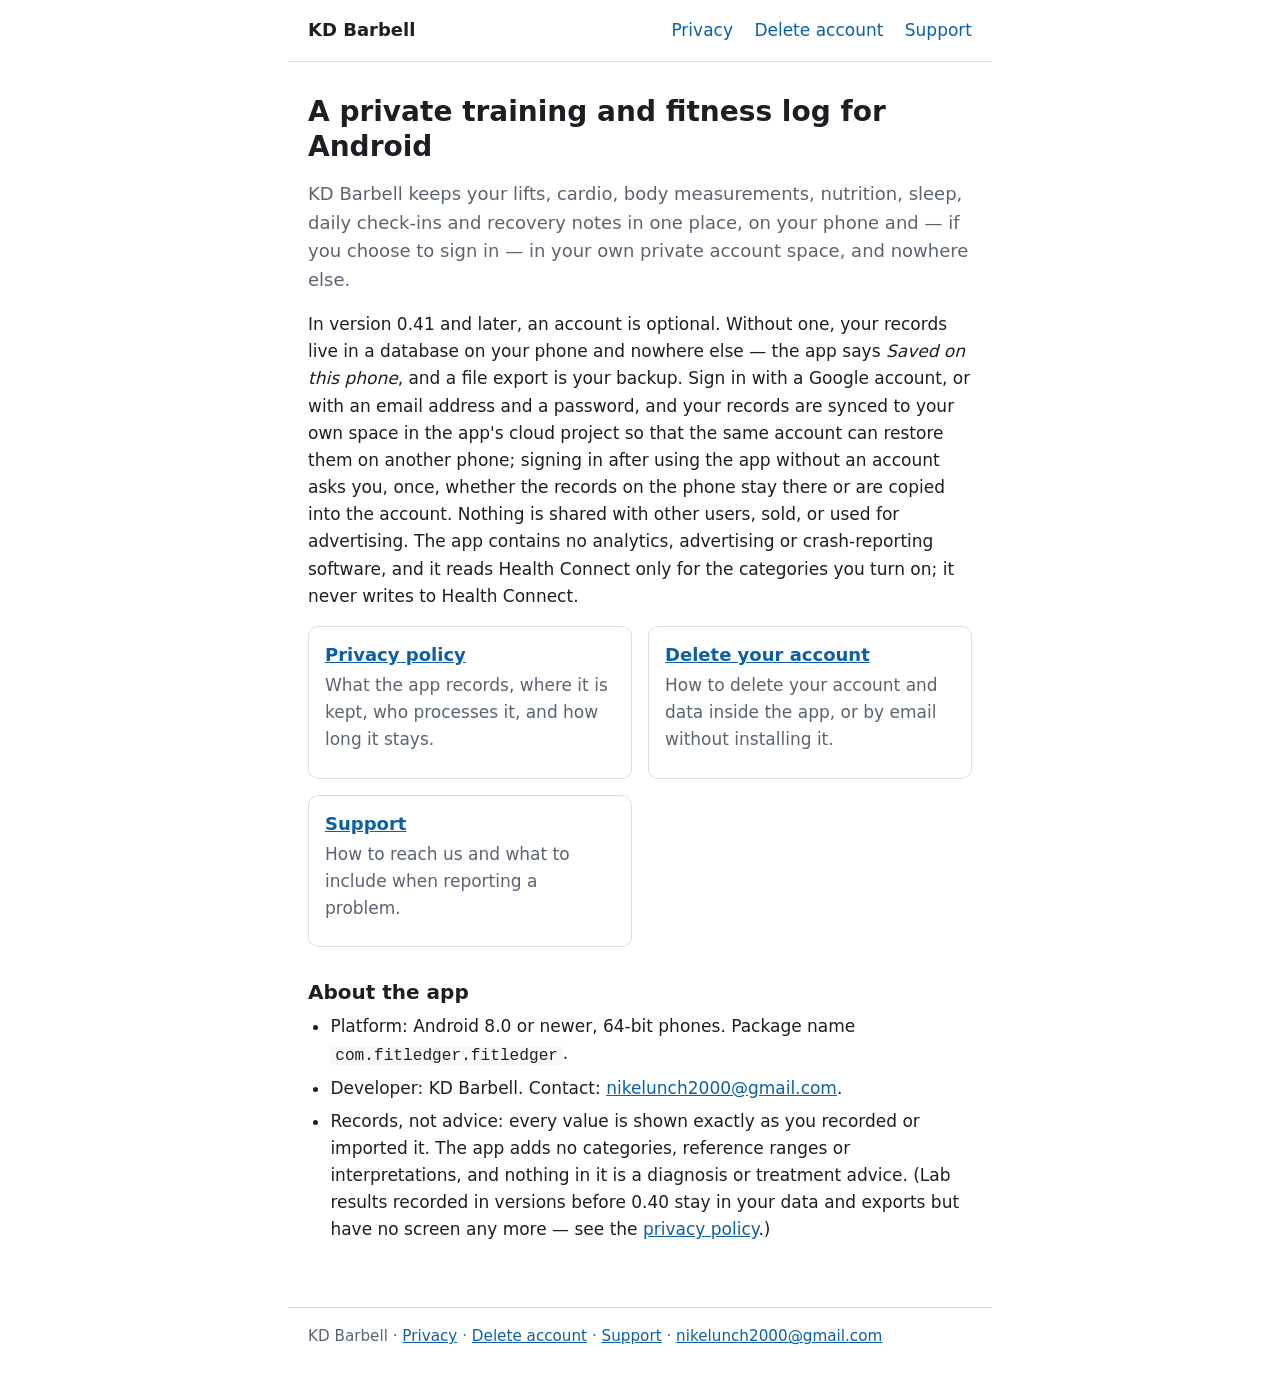
<file: index.html>
<!DOCTYPE html>
<html lang="en">
<head>
  <meta charset="utf-8">
  <meta name="viewport" content="width=device-width, initial-scale=1">
  <title>KD Barbell — a private training and fitness log for Android</title>
  <meta name="description" content="KD Barbell is a personal training and fitness log for Android. Privacy policy, account deletion and support.">
  <link rel="stylesheet" href="styles.css">
  <link rel="icon" href="favicon.svg" type="image/svg+xml">
</head>
<body>
  <header class="site">
    <a class="brand" href="index.html">KD Barbell</a>
    <nav aria-label="Site">
      <a href="privacy.html">Privacy</a>
      <a href="delete-account.html">Delete account</a>
      <a href="support.html">Support</a>
    </nav>
  </header>

  <main>
    <h1>A private training and fitness log for Android</h1>
    <p class="lead">KD Barbell keeps your lifts, cardio, body measurements, nutrition, sleep, daily check-ins and recovery notes in one place, on your phone and — if you choose to sign in — in your own private account space, and nowhere else.</p>

    <p>In version 0.41 and later, an account is optional. Without one, your records live in a database on your phone and nowhere else — the app says <em>Saved on this phone</em>, and a file export is your backup. Sign in with a Google account, or with an email address and a password, and your records are synced to your own space in the app's cloud project so that the same account can restore them on another phone; signing in after using the app without an account asks you, once, whether the records on the phone stay there or are copied into the account. Nothing is shared with other users, sold, or used for advertising. The app contains no analytics, advertising or crash-reporting software, and it reads Health Connect only for the categories you turn on; it never writes to Health Connect.</p>

    <ul class="cards">
      <li>
        <h2><a href="privacy.html">Privacy policy</a></h2>
        <p>What the app records, where it is kept, who processes it, and how long it stays.</p>
      </li>
      <li>
        <h2><a href="delete-account.html">Delete your account</a></h2>
        <p>How to delete your account and data inside the app, or by email without installing it.</p>
      </li>
      <li>
        <h2><a href="support.html">Support</a></h2>
        <p>How to reach us and what to include when reporting a problem.</p>
      </li>
    </ul>

    <h2>About the app</h2>
    <ul>
      <li>Platform: Android 8.0 or newer, 64-bit phones. Package name <code>com.fitledger.fitledger</code>.</li>
      <li>Developer: KD Barbell. Contact: <a href="mailto:nikelunch2000@gmail.com">nikelunch2000@gmail.com</a>.</li>
      <li>Records, not advice: every value is shown exactly as you recorded or imported it. The app adds no categories, reference ranges or interpretations, and nothing in it is a diagnosis or treatment advice. (Lab results recorded in versions before 0.40 stay in your data and exports but have no screen any more — see the <a href="privacy.html#legacy">privacy policy</a>.)</li>
    </ul>
  </main>

  <footer class="site">
    <p>KD Barbell · <a href="privacy.html">Privacy</a> · <a href="delete-account.html">Delete account</a> · <a href="support.html">Support</a> · <a href="mailto:nikelunch2000@gmail.com">nikelunch2000@gmail.com</a></p>
  </footer>
</body>
</html>
</file>
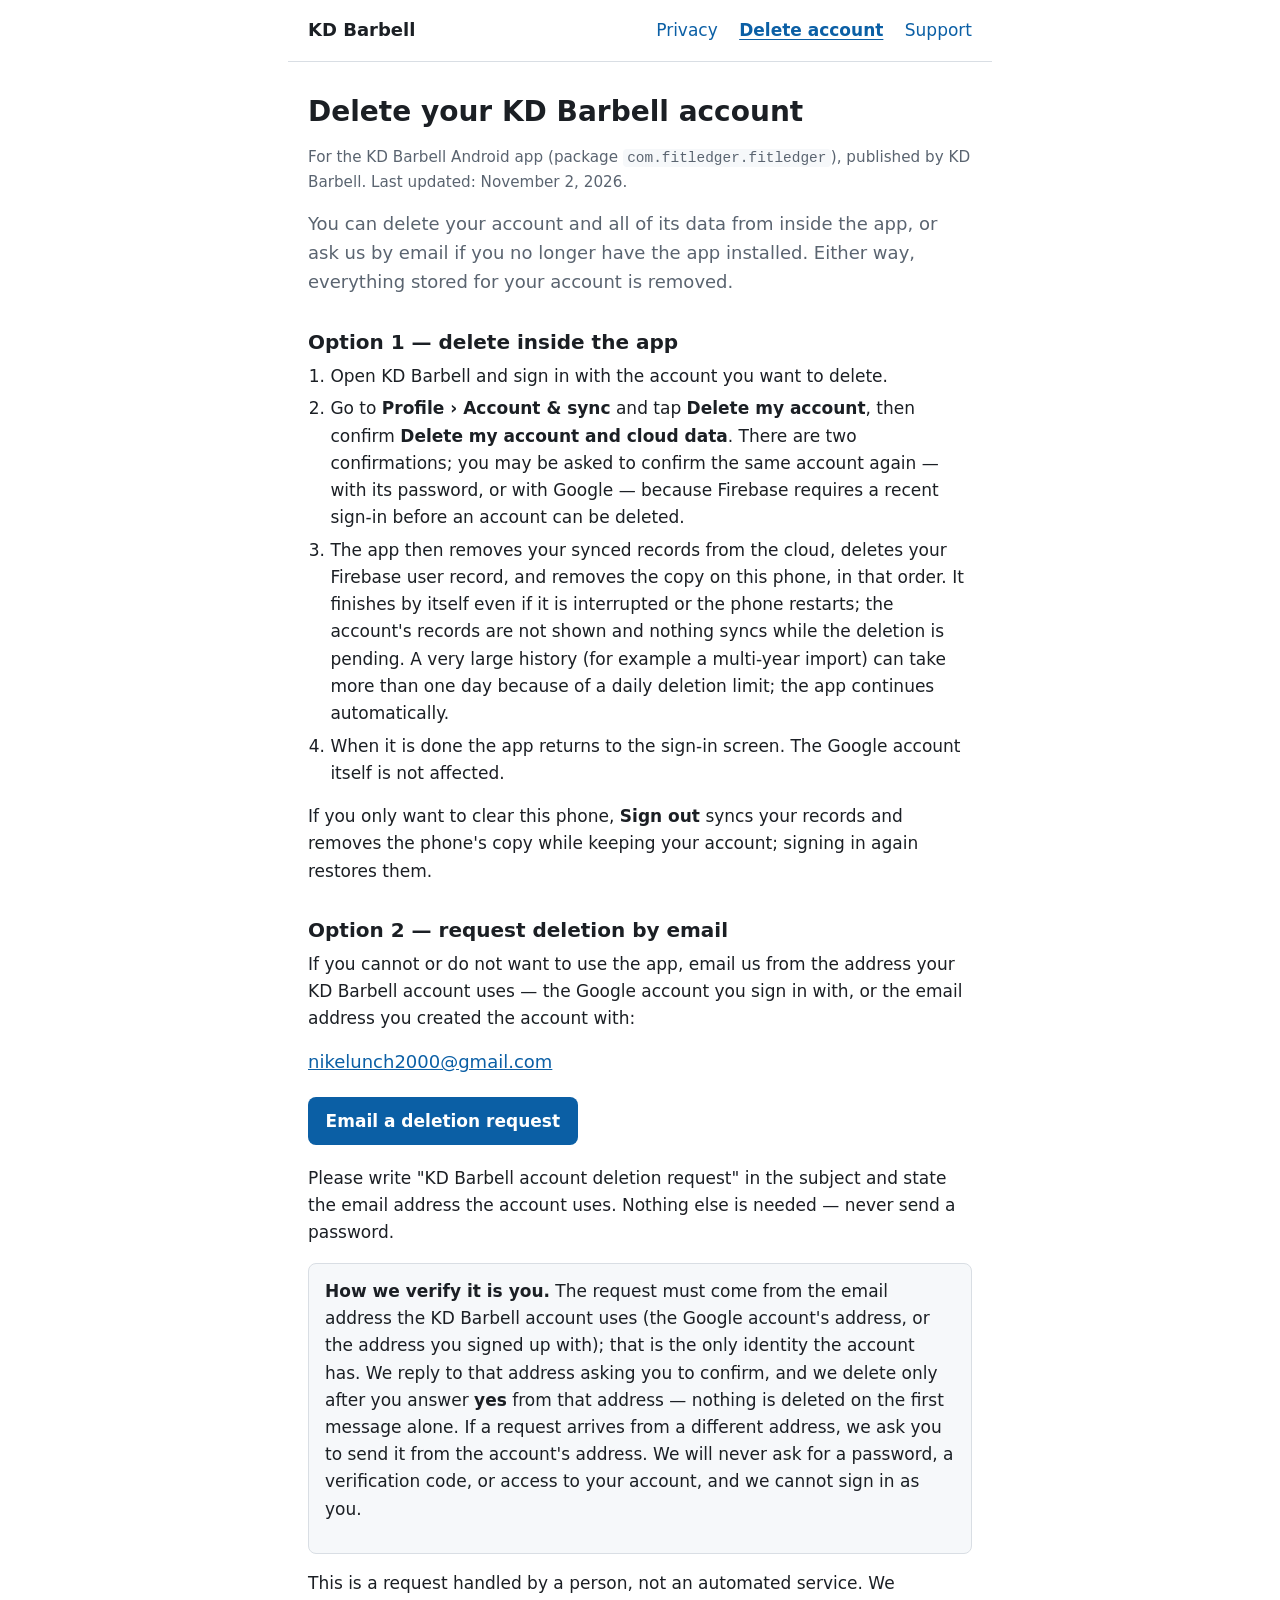
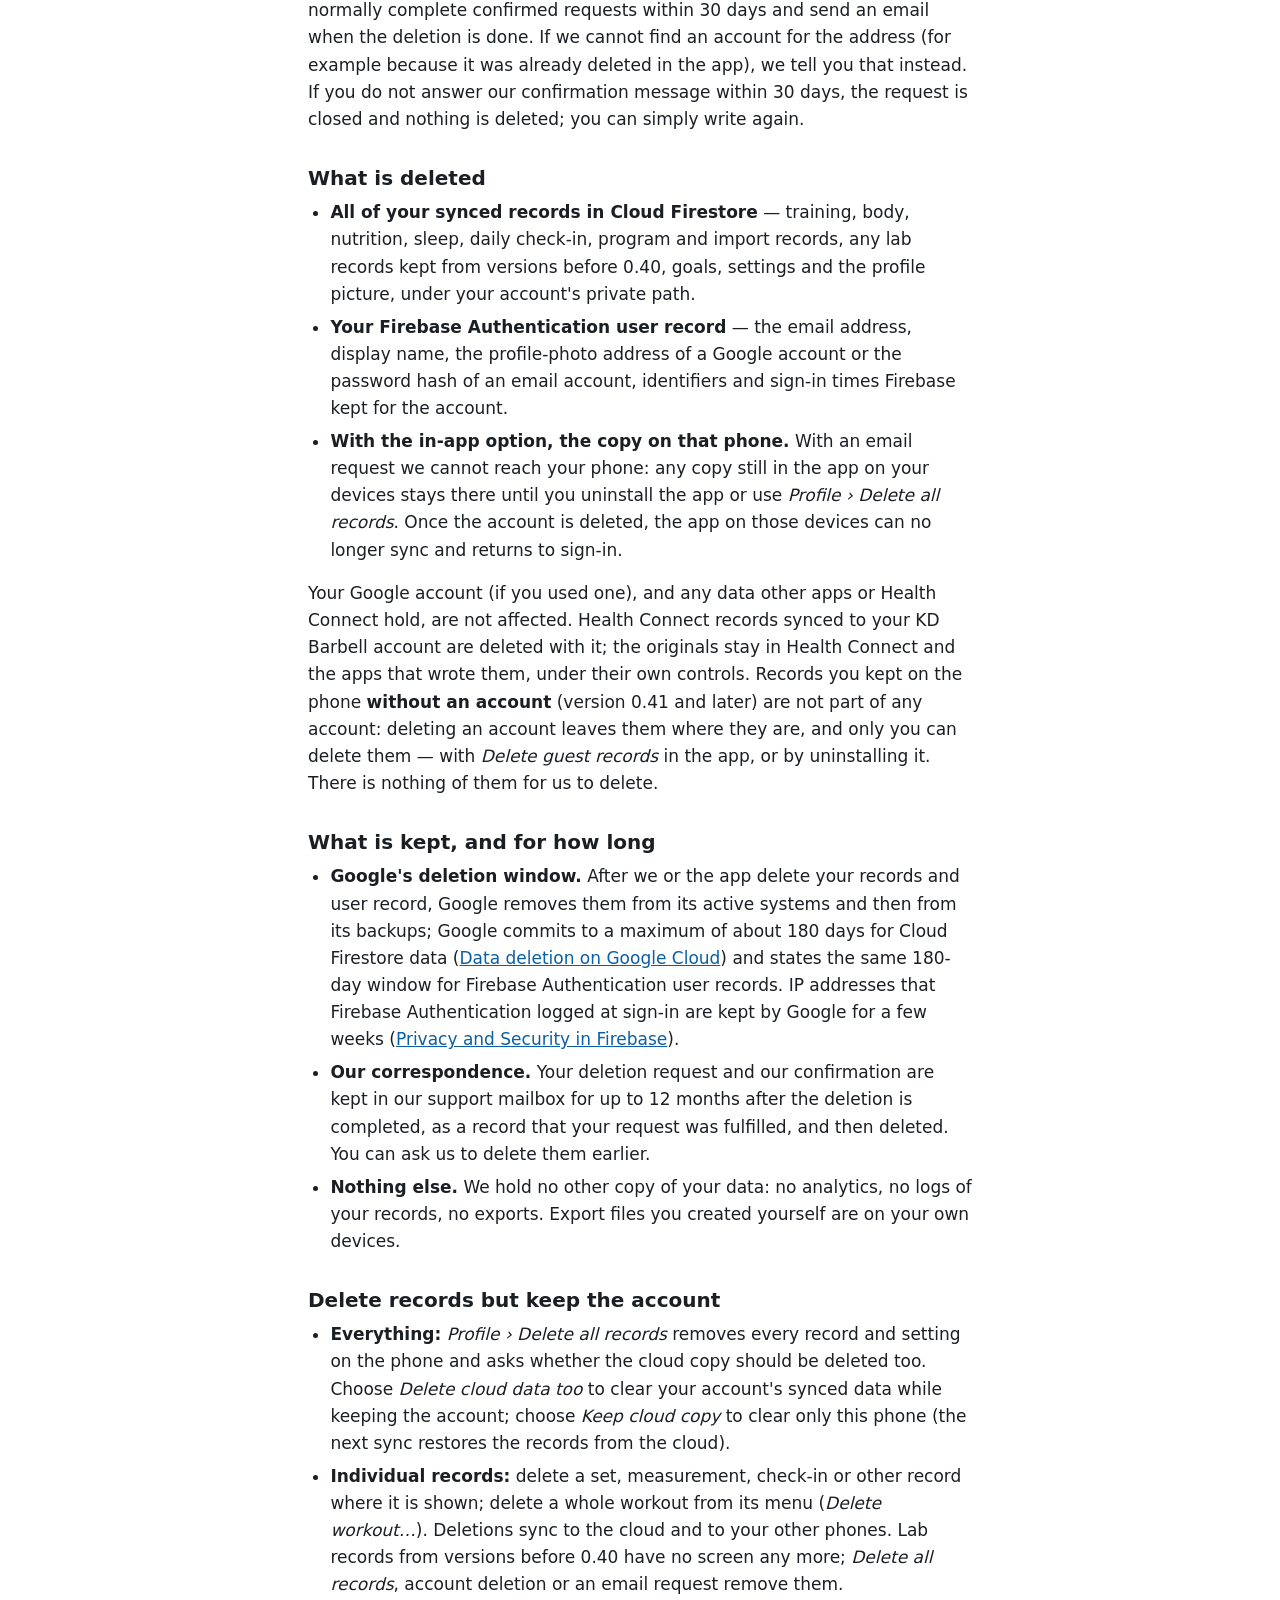
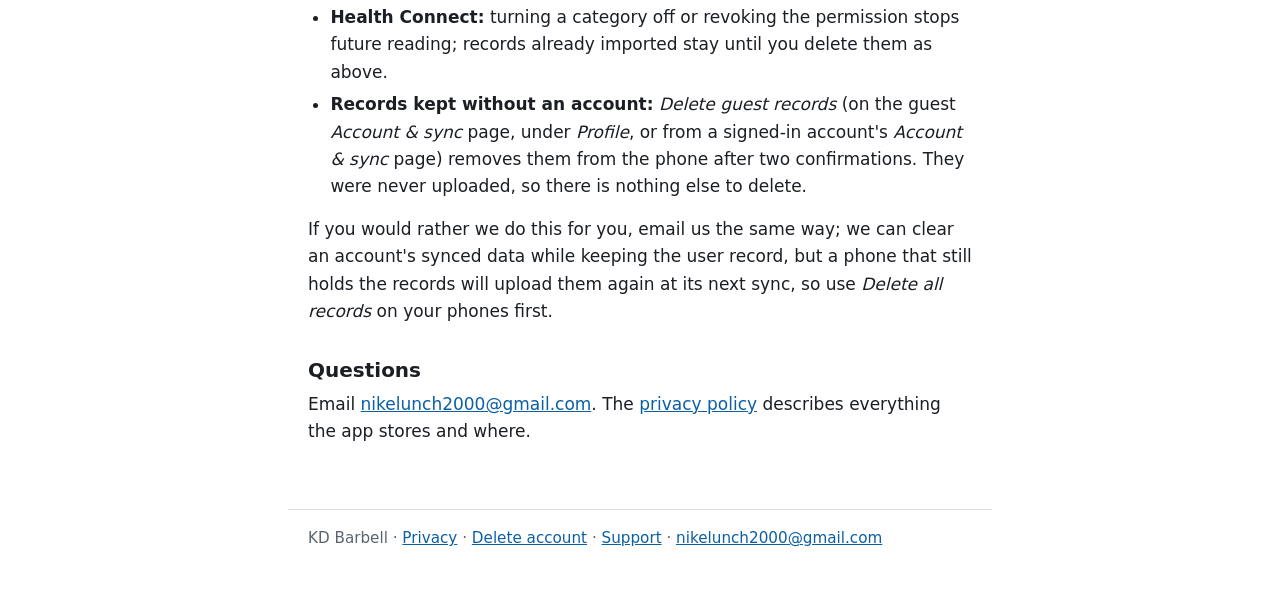
<file: delete-account.html>
<!DOCTYPE html>
<html lang="en">
<head>
  <meta charset="utf-8">
  <meta name="viewport" content="width=device-width, initial-scale=1">
  <title>Delete your KD Barbell account</title>
  <meta name="description" content="How to delete your KD Barbell account and data: inside the Android app, or by email without installing the app.">
  <link rel="stylesheet" href="styles.css">
  <link rel="icon" href="favicon.svg" type="image/svg+xml">
</head>
<body>
  <header class="site">
    <a class="brand" href="index.html">KD Barbell</a>
    <nav aria-label="Site">
      <a href="privacy.html">Privacy</a>
      <a href="delete-account.html" aria-current="page">Delete account</a>
      <a href="support.html">Support</a>
    </nav>
  </header>

  <main>
    <h1>Delete your KD Barbell account</h1>
    <p class="meta">For the KD Barbell Android app (package <code>com.fitledger.fitledger</code>), published by KD Barbell. Last updated: November 2, 2026.</p>

    <p class="lead">You can delete your account and all of its data from inside the app, or ask us by email if you no longer have the app installed. Either way, everything stored for your account is removed.</p>

    <h2 id="in-app">Option 1 — delete inside the app</h2>
    <ol>
      <li>Open KD Barbell and sign in with the account you want to delete.</li>
      <li>Go to <strong>Profile › Account &amp; sync</strong> and tap <strong>Delete my account</strong>, then confirm <strong>Delete my account and cloud data</strong>. There are two confirmations; you may be asked to confirm the same account again — with its password, or with Google — because Firebase requires a recent sign-in before an account can be deleted.</li>
      <li>The app then removes your synced records from the cloud, deletes your Firebase user record, and removes the copy on this phone, in that order. It finishes by itself even if it is interrupted or the phone restarts; the account's records are not shown and nothing syncs while the deletion is pending. A very large history (for example a multi-year import) can take more than one day because of a daily deletion limit; the app continues automatically.</li>
      <li>When it is done the app returns to the sign-in screen. The Google account itself is not affected.</li>
    </ol>
    <p>If you only want to clear this phone, <strong>Sign out</strong> syncs your records and removes the phone's copy while keeping your account; signing in again restores them.</p>

    <h2 id="email">Option 2 — request deletion by email</h2>
    <p>If you cannot or do not want to use the app, email us from the address your KD Barbell account uses — the Google account you sign in with, or the email address you created the account with:</p>
    <p class="contact"><a href="mailto:nikelunch2000@gmail.com?subject=KD%20Barbell%20account%20deletion%20request">nikelunch2000@gmail.com</a></p>
    <p><a class="button" href="mailto:nikelunch2000@gmail.com?subject=KD%20Barbell%20account%20deletion%20request&amp;body=Please%20delete%20my%20KD%20Barbell%20account%20and%20all%20of%20its%20data.%0A%0AAccount%20email%20address%3A%20">Email a deletion request</a></p>
    <p>Please write "KD Barbell account deletion request" in the subject and state the email address the account uses. Nothing else is needed — never send a password.</p>
    <div class="note">
      <p><strong>How we verify it is you.</strong> The request must come from the email address the KD Barbell account uses (the Google account's address, or the address you signed up with); that is the only identity the account has. We reply to that address asking you to confirm, and we delete only after you answer <strong>yes</strong> from that address — nothing is deleted on the first message alone. If a request arrives from a different address, we ask you to send it from the account's address. We will never ask for a password, a verification code, or access to your account, and we cannot sign in as you.</p>
    </div>
    <p>This is a request handled by a person, not an automated service. We normally complete confirmed requests within 30 days and send an email when the deletion is done. If we cannot find an account for the address (for example because it was already deleted in the app), we tell you that instead. If you do not answer our confirmation message within 30 days, the request is closed and nothing is deleted; you can simply write again.</p>

    <h2 id="what-is-deleted">What is deleted</h2>
    <ul>
      <li><strong>All of your synced records in Cloud Firestore</strong> — training, body, nutrition, sleep, daily check-in, program and import records, any lab records kept from versions before 0.40, goals, settings and the profile picture, under your account's private path.</li>
      <li><strong>Your Firebase Authentication user record</strong> — the email address, display name, the profile-photo address of a Google account or the password hash of an email account, identifiers and sign-in times Firebase kept for the account.</li>
      <li><strong>With the in-app option, the copy on that phone.</strong> With an email request we cannot reach your phone: any copy still in the app on your devices stays there until you uninstall the app or use <em>Profile › Delete all records</em>. Once the account is deleted, the app on those devices can no longer sync and returns to sign-in.</li>
    </ul>
    <p>Your Google account (if you used one), and any data other apps or Health Connect hold, are not affected. Health Connect records synced to your KD Barbell account are deleted with it; the originals stay in Health Connect and the apps that wrote them, under their own controls. Records you kept on the phone <strong>without an account</strong> (version 0.41 and later) are not part of any account: deleting an account leaves them where they are, and only you can delete them — with <em>Delete guest records</em> in the app, or by uninstalling it. There is nothing of them for us to delete.</p>

    <h2 id="retained">What is kept, and for how long</h2>
    <ul>
      <li><strong>Google's deletion window.</strong> After we or the app delete your records and user record, Google removes them from its active systems and then from its backups; Google commits to a maximum of about 180 days for Cloud Firestore data (<a href="https://cloud.google.com/docs/security/deletion" rel="noopener">Data deletion on Google Cloud</a>) and states the same 180-day window for Firebase Authentication user records. IP addresses that Firebase Authentication logged at sign-in are kept by Google for a few weeks (<a href="https://firebase.google.com/support/privacy" rel="noopener">Privacy and Security in Firebase</a>).</li>
      <li><strong>Our correspondence.</strong> Your deletion request and our confirmation are kept in our support mailbox for up to 12 months after the deletion is completed, as a record that your request was fulfilled, and then deleted. You can ask us to delete them earlier.</li>
      <li><strong>Nothing else.</strong> We hold no other copy of your data: no analytics, no logs of your records, no exports. Export files you created yourself are on your own devices.</li>
    </ul>

    <h2 id="keep-account">Delete records but keep the account</h2>
    <ul>
      <li><strong>Everything:</strong> <em>Profile › Delete all records</em> removes every record and setting on the phone and asks whether the cloud copy should be deleted too. Choose <em>Delete cloud data too</em> to clear your account's synced data while keeping the account; choose <em>Keep cloud copy</em> to clear only this phone (the next sync restores the records from the cloud).</li>
      <li><strong>Individual records:</strong> delete a set, measurement, check-in or other record where it is shown; delete a whole workout from its menu (<em>Delete workout…</em>). Deletions sync to the cloud and to your other phones. Lab records from versions before 0.40 have no screen any more; <em>Delete all records</em>, account deletion or an email request remove them.</li>
      <li><strong>Health Connect:</strong> turning a category off or revoking the permission stops future reading; records already imported stay until you delete them as above.</li>
      <li><strong>Records kept without an account:</strong> <em>Delete guest records</em> (on the guest <em>Account &amp; sync</em> page, under <em>Profile</em>, or from a signed-in account's <em>Account &amp; sync</em> page) removes them from the phone after two confirmations. They were never uploaded, so there is nothing else to delete.</li>
    </ul>
    <p>If you would rather we do this for you, email us the same way; we can clear an account's synced data while keeping the user record, but a phone that still holds the records will upload them again at its next sync, so use <em>Delete all records</em> on your phones first.</p>

    <h2 id="questions">Questions</h2>
    <p>Email <a href="mailto:nikelunch2000@gmail.com">nikelunch2000@gmail.com</a>. The <a href="privacy.html">privacy policy</a> describes everything the app stores and where.</p>
  </main>

  <footer class="site">
    <p>KD Barbell · <a href="privacy.html">Privacy</a> · <a href="delete-account.html">Delete account</a> · <a href="support.html">Support</a> · <a href="mailto:nikelunch2000@gmail.com">nikelunch2000@gmail.com</a></p>
  </footer>
</body>
</html>
</file>
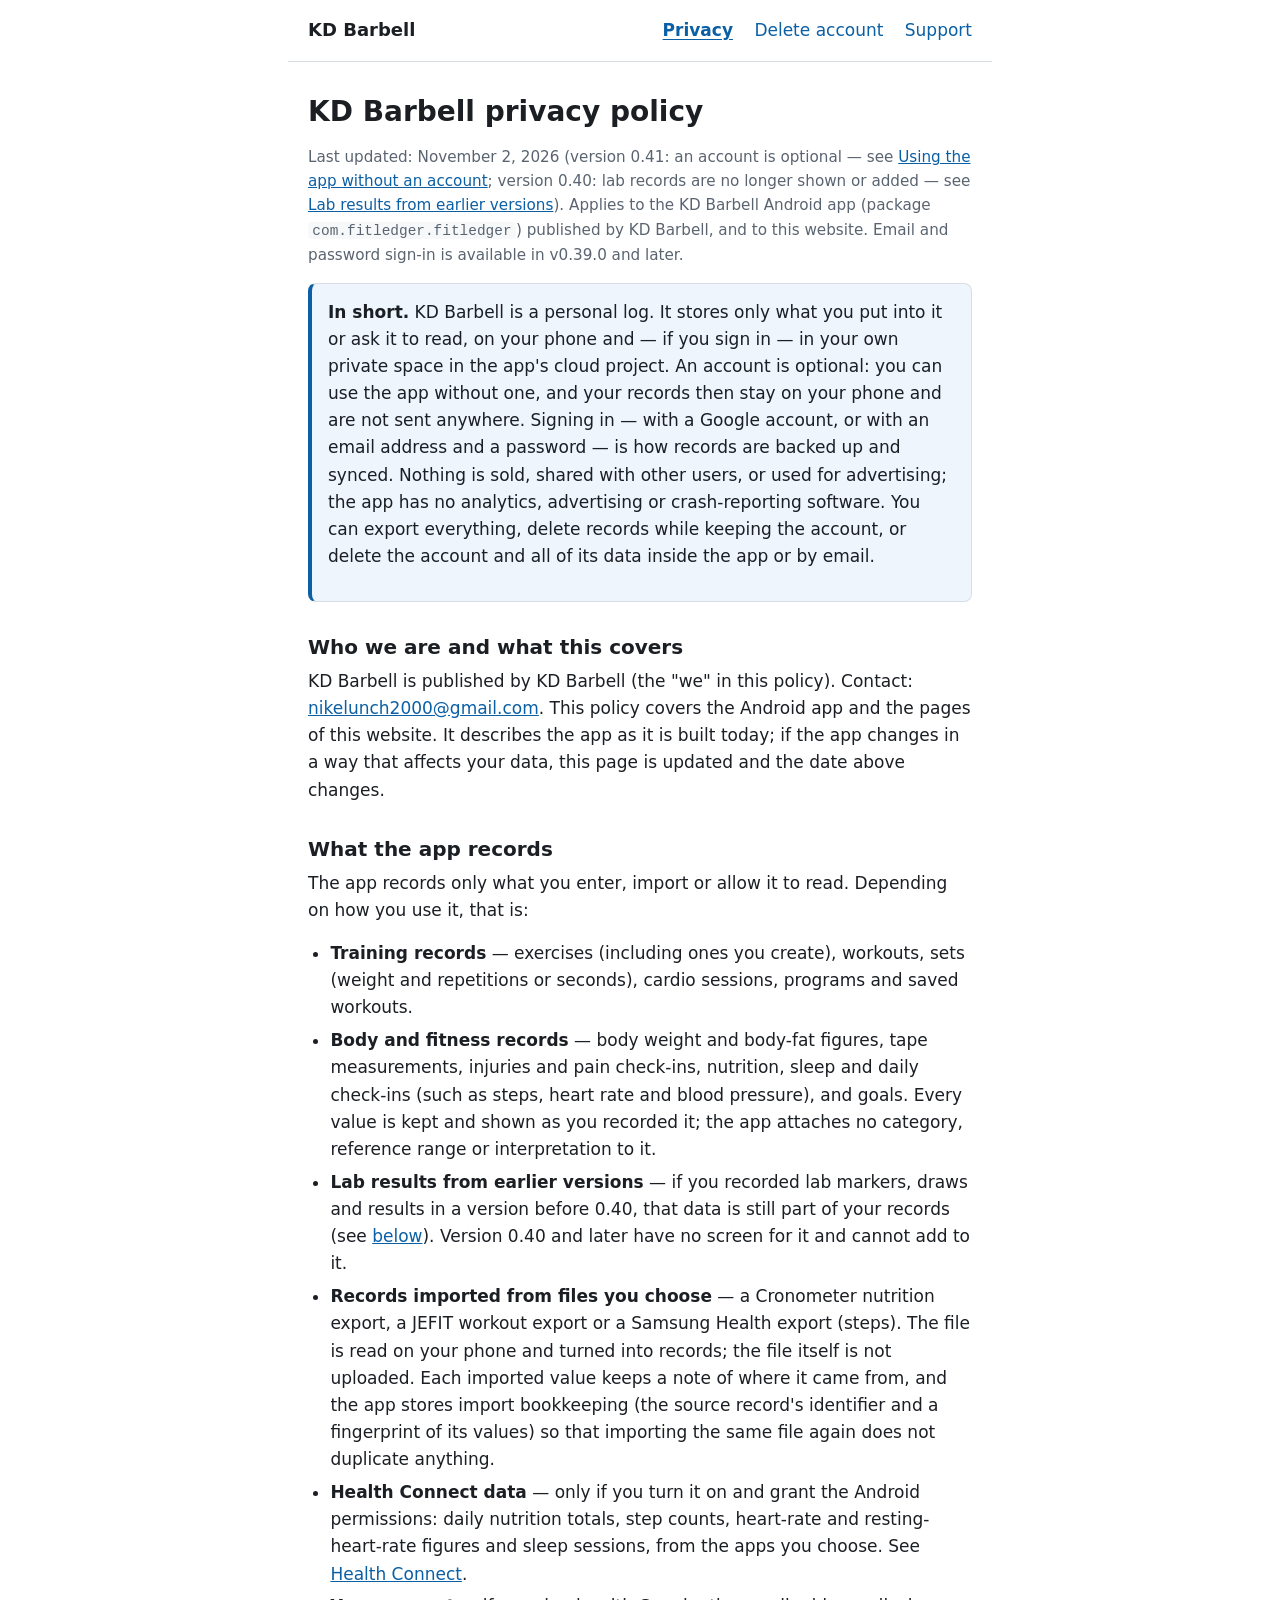
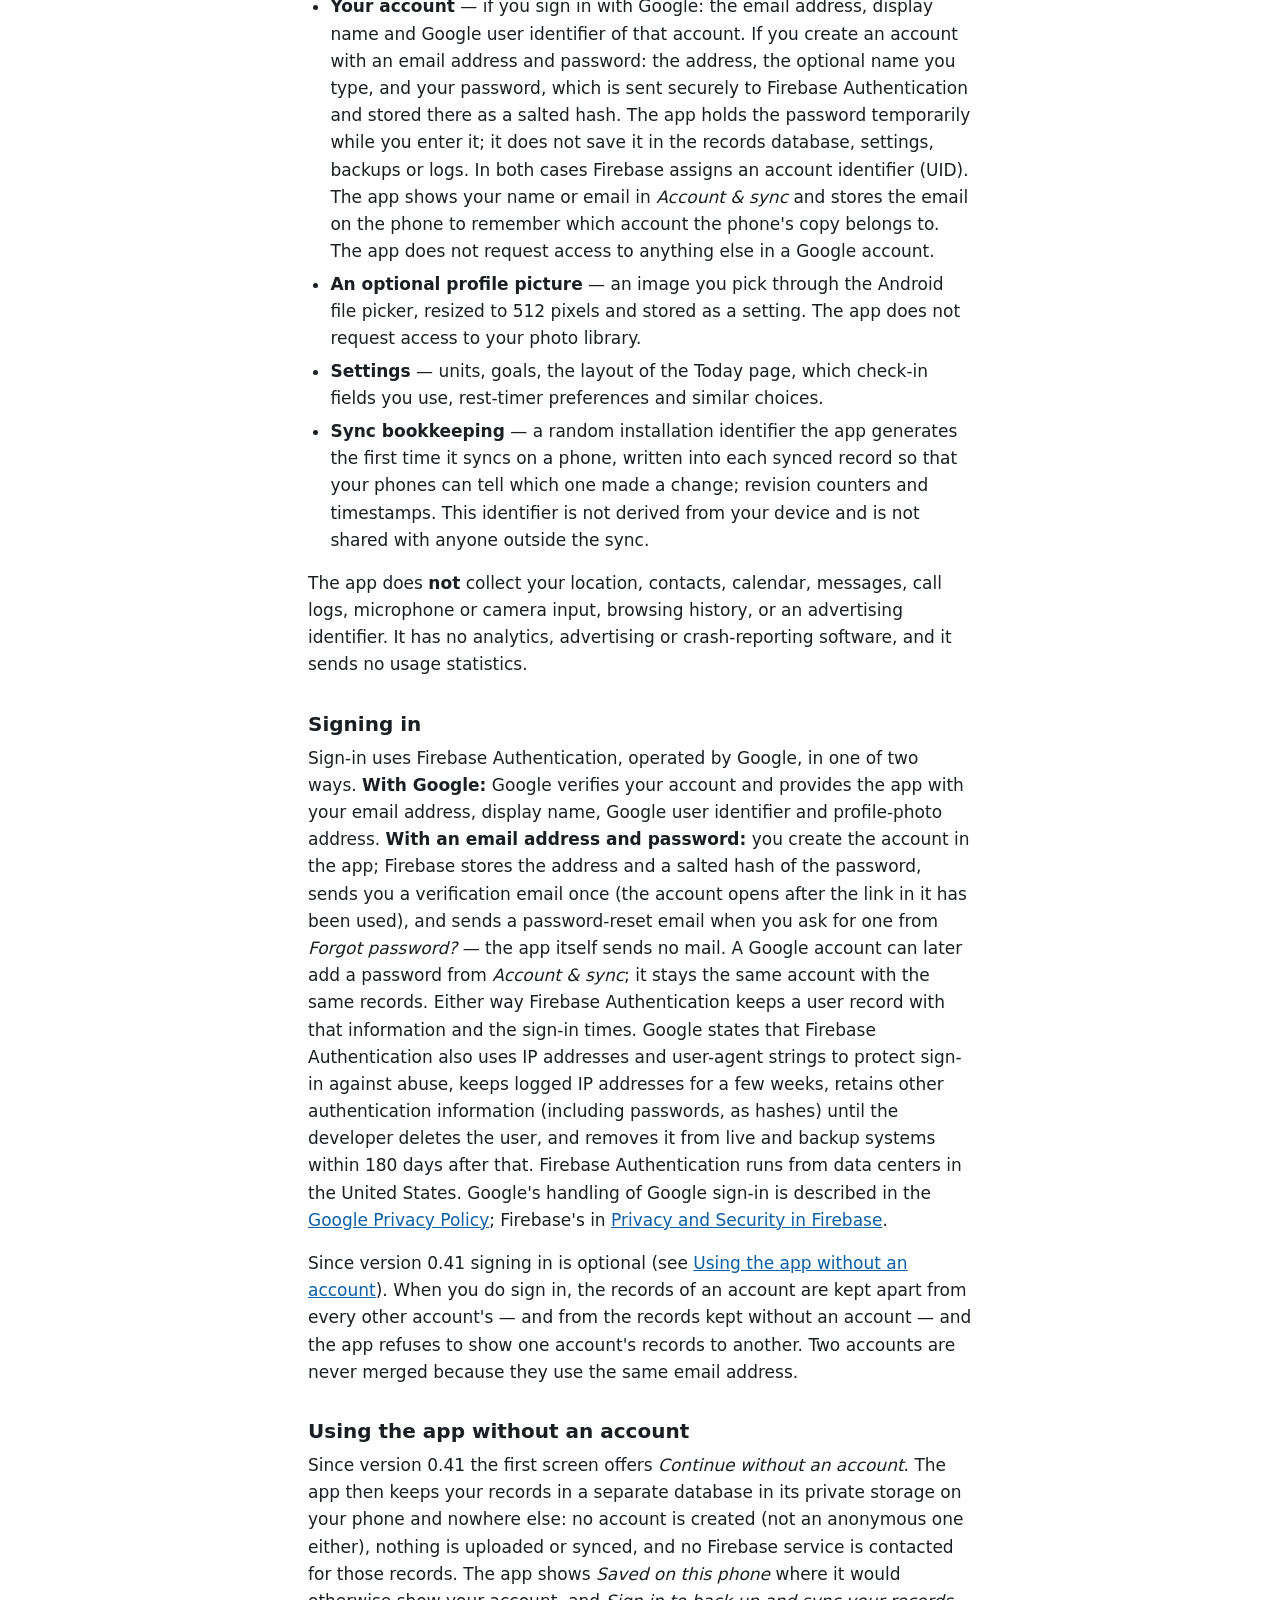
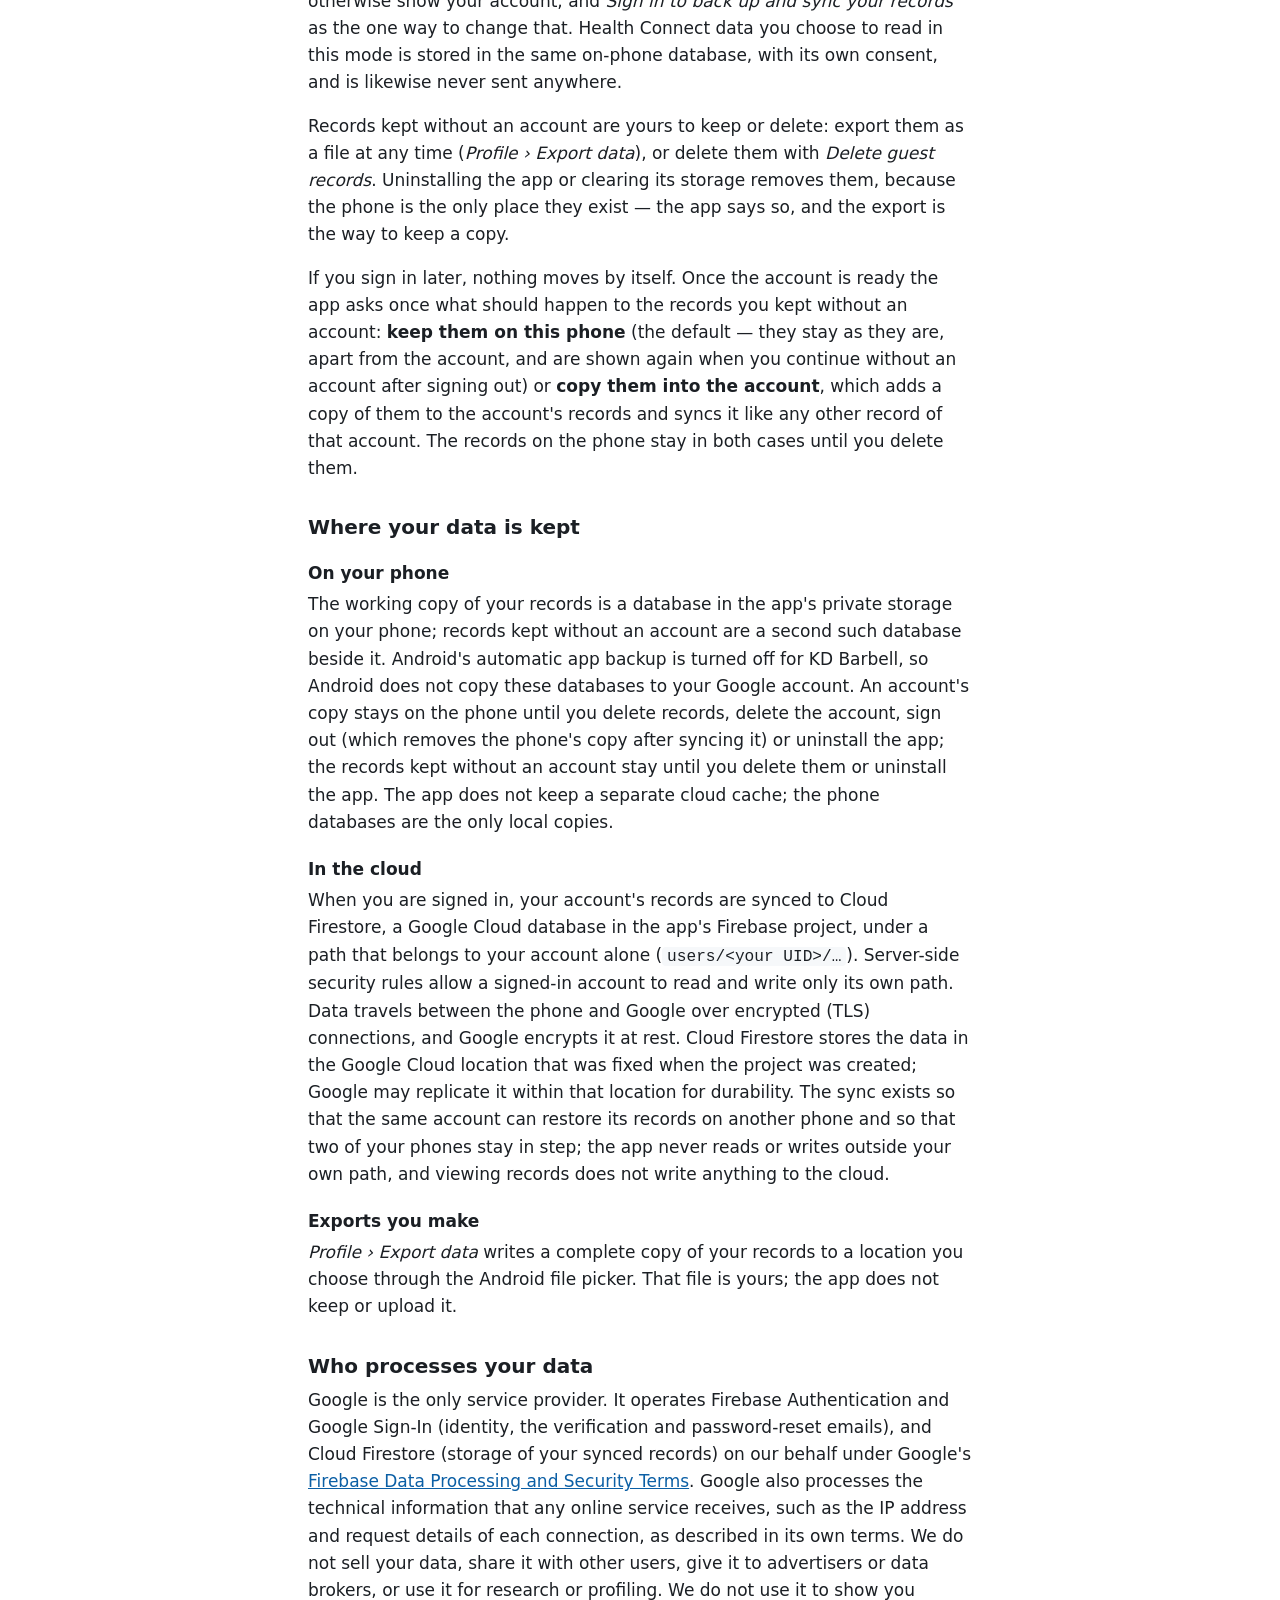
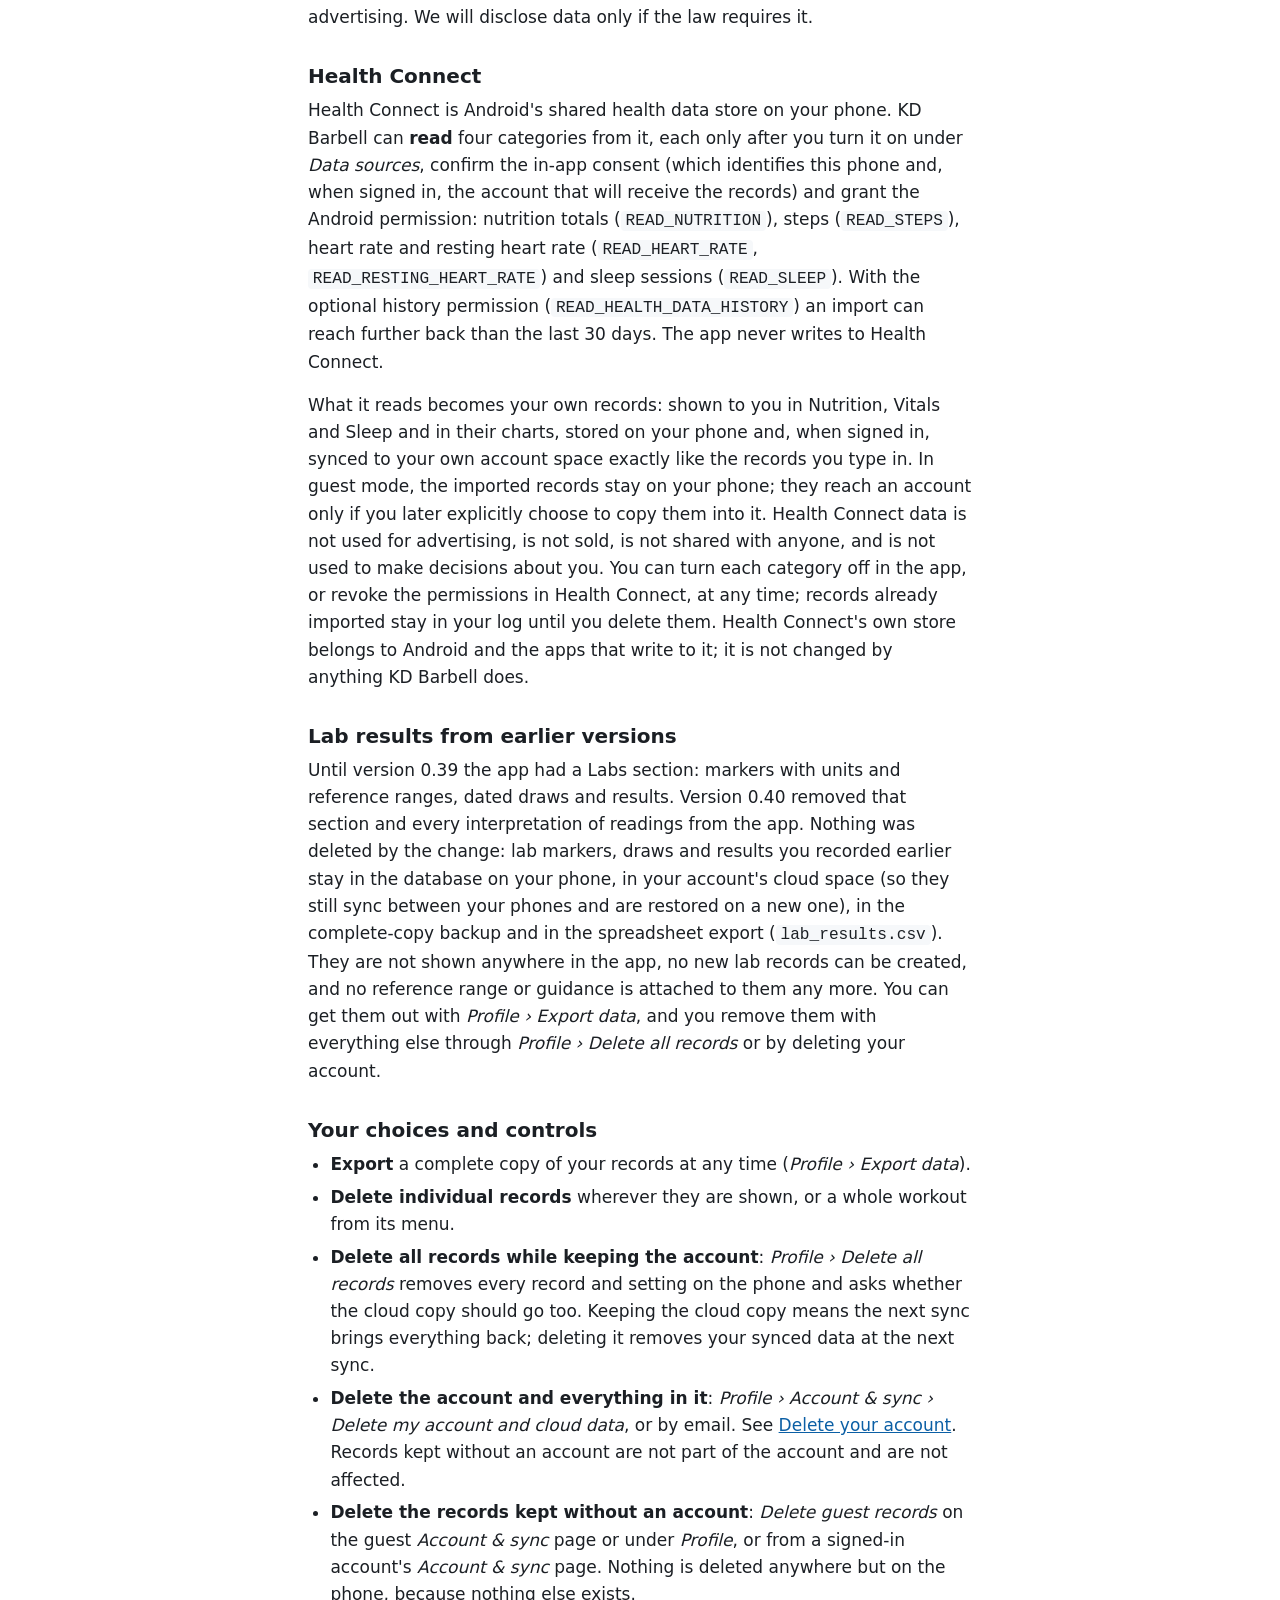
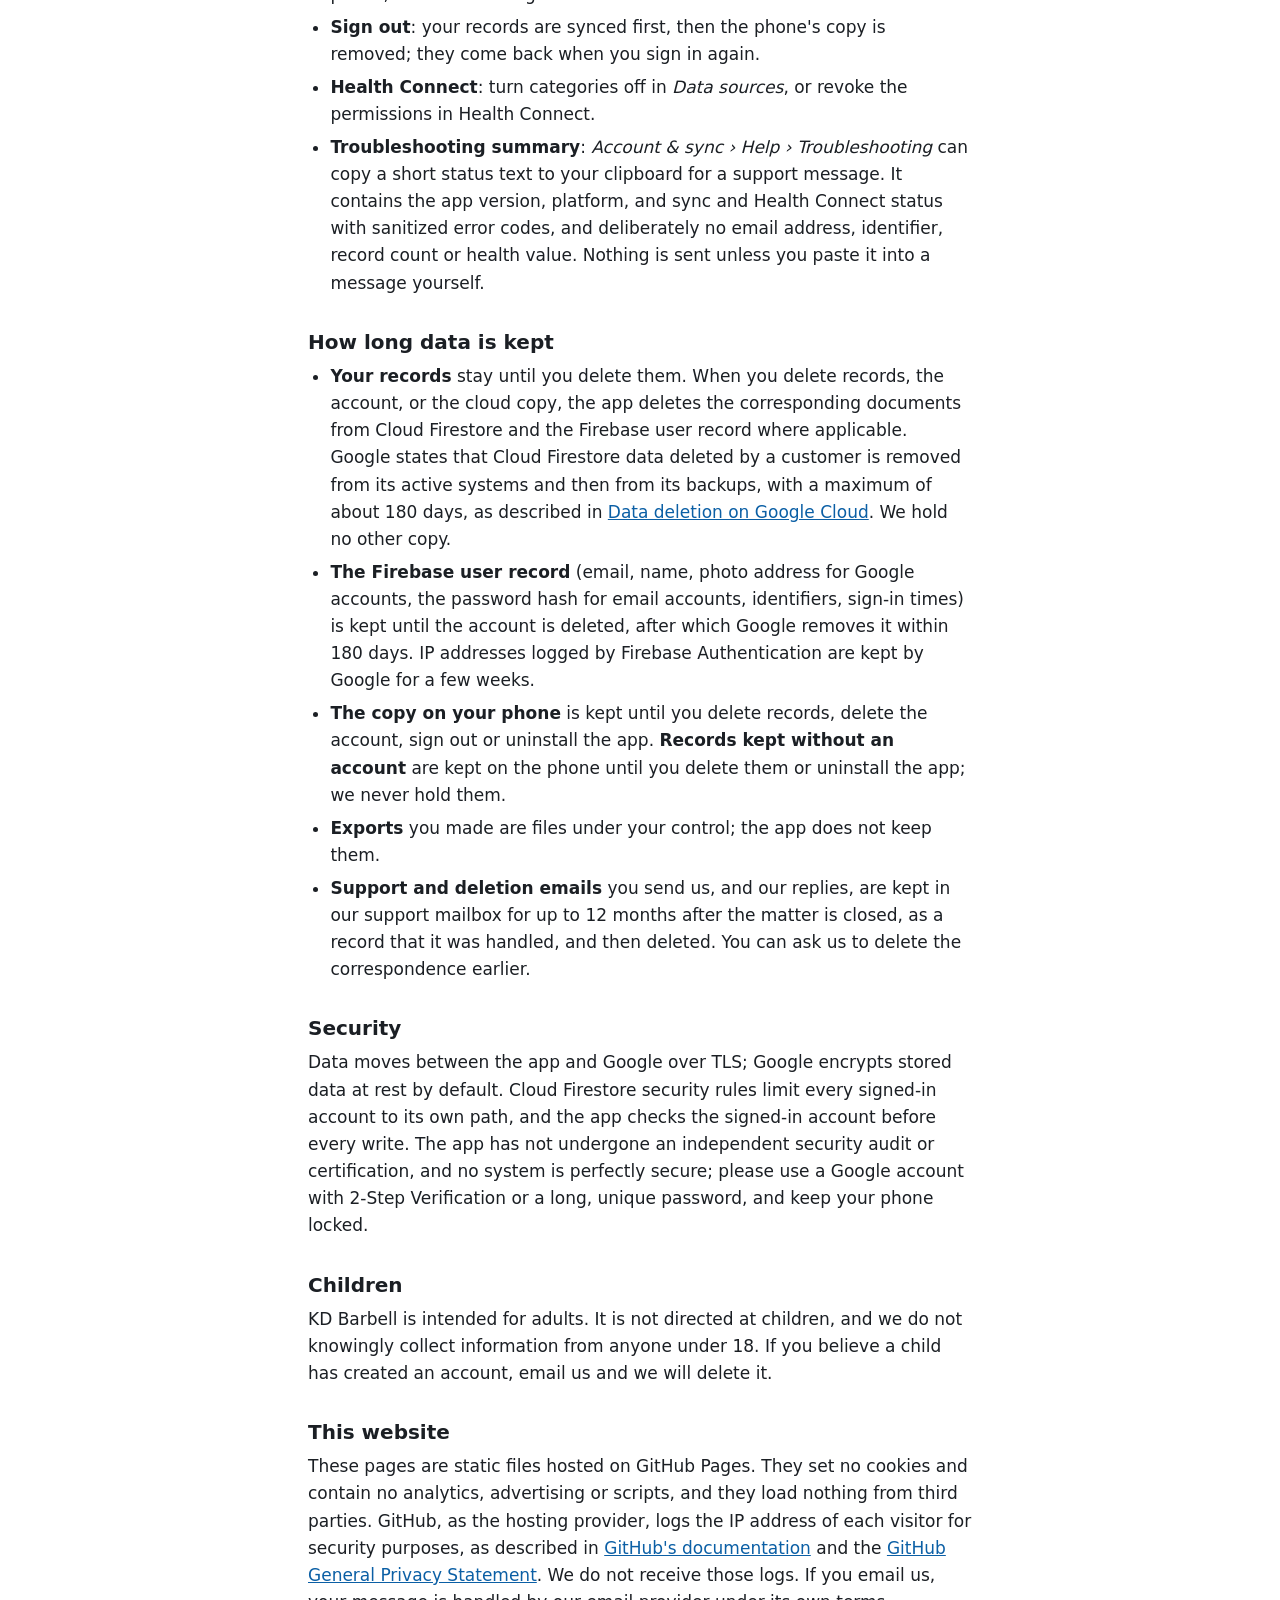
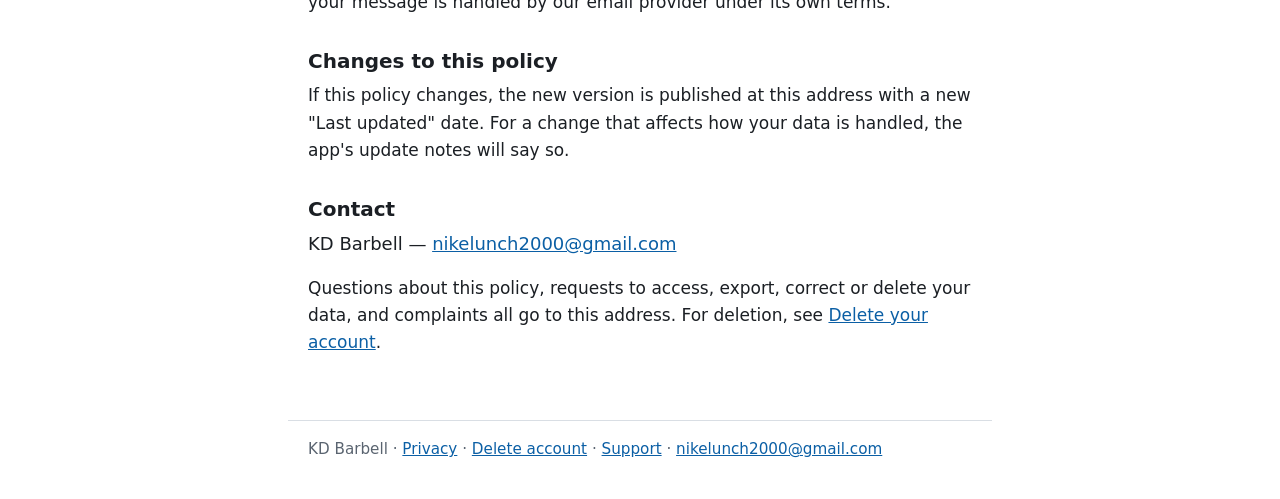
<file: privacy.html>
<!DOCTYPE html>
<html lang="en">
<head>
  <meta charset="utf-8">
  <meta name="viewport" content="width=device-width, initial-scale=1">
  <title>Privacy policy — KD Barbell</title>
  <meta name="description" content="KD Barbell privacy policy: what the Android app records, where it is kept, who processes it, how long it stays, and how to delete it.">
  <link rel="stylesheet" href="styles.css">
  <link rel="icon" href="favicon.svg" type="image/svg+xml">
</head>
<body>
  <header class="site">
    <a class="brand" href="index.html">KD Barbell</a>
    <nav aria-label="Site">
      <a href="privacy.html" aria-current="page">Privacy</a>
      <a href="delete-account.html">Delete account</a>
      <a href="support.html">Support</a>
    </nav>
  </header>

  <main>
    <h1>KD Barbell privacy policy</h1>
    <p class="meta">Last updated: November 2, 2026 (version 0.41: an account is optional — see <a href="#guest">Using the app without an account</a>; version 0.40: lab records are no longer shown or added — see <a href="#legacy">Lab results from earlier versions</a>). Applies to the KD Barbell Android app (package <code>com.fitledger.fitledger</code>) published by KD Barbell, and to this website. Email and password sign-in is available in v0.39.0 and later.</p>

    <div class="callout">
      <p><strong>In short.</strong> KD Barbell is a personal log. It stores only what you put into it or ask it to read, on your phone and — if you sign in — in your own private space in the app's cloud project. An account is optional: you can use the app without one, and your records then stay on your phone and are not sent anywhere. Signing in — with a Google account, or with an email address and a password — is how records are backed up and synced. Nothing is sold, shared with other users, or used for advertising; the app has no analytics, advertising or crash-reporting software. You can export everything, delete records while keeping the account, or delete the account and all of its data inside the app or by email.</p>
    </div>

    <h2 id="who">Who we are and what this covers</h2>
    <p>KD Barbell is published by KD Barbell (the "we" in this policy). Contact: <a href="mailto:nikelunch2000@gmail.com">nikelunch2000@gmail.com</a>. This policy covers the Android app and the pages of this website. It describes the app as it is built today; if the app changes in a way that affects your data, this page is updated and the date above changes.</p>

    <h2 id="data">What the app records</h2>
    <p>The app records only what you enter, import or allow it to read. Depending on how you use it, that is:</p>
    <ul>
      <li><strong>Training records</strong> — exercises (including ones you create), workouts, sets (weight and repetitions or seconds), cardio sessions, programs and saved workouts.</li>
      <li><strong>Body and fitness records</strong> — body weight and body-fat figures, tape measurements, injuries and pain check-ins, nutrition, sleep and daily check-ins (such as steps, heart rate and blood pressure), and goals. Every value is kept and shown as you recorded it; the app attaches no category, reference range or interpretation to it.</li>
      <li><strong>Lab results from earlier versions</strong> — if you recorded lab markers, draws and results in a version before 0.40, that data is still part of your records (see <a href="#legacy">below</a>). Version 0.40 and later have no screen for it and cannot add to it.</li>
      <li><strong>Records imported from files you choose</strong> — a Cronometer nutrition export, a JEFIT workout export or a Samsung Health export (steps). The file is read on your phone and turned into records; the file itself is not uploaded. Each imported value keeps a note of where it came from, and the app stores import bookkeeping (the source record's identifier and a fingerprint of its values) so that importing the same file again does not duplicate anything.</li>
      <li><strong>Health Connect data</strong> — only if you turn it on and grant the Android permissions: daily nutrition totals, step counts, heart-rate and resting-heart-rate figures and sleep sessions, from the apps you choose. See <a href="#health-connect">Health Connect</a>.</li>
      <li><strong>Your account</strong> — if you sign in with Google: the email address, display name and Google user identifier of that account. If you create an account with an email address and password: the address, the optional name you type, and your password, which is sent securely to Firebase Authentication and stored there as a salted hash. The app holds the password temporarily while you enter it; it does not save it in the records database, settings, backups or logs. In both cases Firebase assigns an account identifier (UID). The app shows your name or email in <em>Account &amp; sync</em> and stores the email on the phone to remember which account the phone's copy belongs to. The app does not request access to anything else in a Google account.</li>
      <li><strong>An optional profile picture</strong> — an image you pick through the Android file picker, resized to 512 pixels and stored as a setting. The app does not request access to your photo library.</li>
      <li><strong>Settings</strong> — units, goals, the layout of the Today page, which check-in fields you use, rest-timer preferences and similar choices.</li>
      <li><strong>Sync bookkeeping</strong> — a random installation identifier the app generates the first time it syncs on a phone, written into each synced record so that your phones can tell which one made a change; revision counters and timestamps. This identifier is not derived from your device and is not shared with anyone outside the sync.</li>
    </ul>
    <p>The app does <strong>not</strong> collect your location, contacts, calendar, messages, call logs, microphone or camera input, browsing history, or an advertising identifier. It has no analytics, advertising or crash-reporting software, and it sends no usage statistics.</p>

    <h2 id="sign-in">Signing in</h2>
    <p>Sign-in uses Firebase Authentication, operated by Google, in one of two ways. <strong>With Google:</strong> Google verifies your account and provides the app with your email address, display name, Google user identifier and profile-photo address. <strong>With an email address and password:</strong> you create the account in the app; Firebase stores the address and a salted hash of the password, sends you a verification email once (the account opens after the link in it has been used), and sends a password-reset email when you ask for one from <em>Forgot password?</em> — the app itself sends no mail. A Google account can later add a password from <em>Account &amp; sync</em>; it stays the same account with the same records. Either way Firebase Authentication keeps a user record with that information and the sign-in times. Google states that Firebase Authentication also uses IP addresses and user-agent strings to protect sign-in against abuse, keeps logged IP addresses for a few weeks, retains other authentication information (including passwords, as hashes) until the developer deletes the user, and removes it from live and backup systems within 180 days after that. Firebase Authentication runs from data centers in the United States. Google's handling of Google sign-in is described in the <a href="https://policies.google.com/privacy" rel="noopener">Google Privacy Policy</a>; Firebase's in <a href="https://firebase.google.com/support/privacy" rel="noopener">Privacy and Security in Firebase</a>.</p>
    <p>Since version 0.41 signing in is optional (see <a href="#guest">Using the app without an account</a>). When you do sign in, the records of an account are kept apart from every other account's — and from the records kept without an account — and the app refuses to show one account's records to another. Two accounts are never merged because they use the same email address.</p>

    <h2 id="guest">Using the app without an account</h2>
    <p>Since version 0.41 the first screen offers <em>Continue without an account</em>. The app then keeps your records in a separate database in its private storage on your phone and nowhere else: no account is created (not an anonymous one either), nothing is uploaded or synced, and no Firebase service is contacted for those records. The app shows <em>Saved on this phone</em> where it would otherwise show your account, and <em>Sign in to back up and sync your records</em> as the one way to change that. Health Connect data you choose to read in this mode is stored in the same on-phone database, with its own consent, and is likewise never sent anywhere.</p>
    <p>Records kept without an account are yours to keep or delete: export them as a file at any time (<em>Profile › Export data</em>), or delete them with <em>Delete guest records</em>. Uninstalling the app or clearing its storage removes them, because the phone is the only place they exist — the app says so, and the export is the way to keep a copy.</p>
    <p>If you sign in later, nothing moves by itself. Once the account is ready the app asks once what should happen to the records you kept without an account: <strong>keep them on this phone</strong> (the default — they stay as they are, apart from the account, and are shown again when you continue without an account after signing out) or <strong>copy them into the account</strong>, which adds a copy of them to the account's records and syncs it like any other record of that account. The records on the phone stay in both cases until you delete them.</p>

    <h2 id="where">Where your data is kept</h2>
    <h3>On your phone</h3>
    <p>The working copy of your records is a database in the app's private storage on your phone; records kept without an account are a second such database beside it. Android's automatic app backup is turned off for KD Barbell, so Android does not copy these databases to your Google account. An account's copy stays on the phone until you delete records, delete the account, sign out (which removes the phone's copy after syncing it) or uninstall the app; the records kept without an account stay until you delete them or uninstall the app. The app does not keep a separate cloud cache; the phone databases are the only local copies.</p>
    <h3>In the cloud</h3>
    <p>When you are signed in, your account's records are synced to Cloud Firestore, a Google Cloud database in the app's Firebase project, under a path that belongs to your account alone (<code>users/&lt;your UID&gt;/…</code>). Server-side security rules allow a signed-in account to read and write only its own path. Data travels between the phone and Google over encrypted (TLS) connections, and Google encrypts it at rest. Cloud Firestore stores the data in the Google Cloud location that was fixed when the project was created; Google may replicate it within that location for durability. The sync exists so that the same account can restore its records on another phone and so that two of your phones stay in step; the app never reads or writes outside your own path, and viewing records does not write anything to the cloud.</p>
    <h3>Exports you make</h3>
    <p><em>Profile › Export data</em> writes a complete copy of your records to a location you choose through the Android file picker. That file is yours; the app does not keep or upload it.</p>

    <h2 id="processors">Who processes your data</h2>
    <p>Google is the only service provider. It operates Firebase Authentication and Google Sign-In (identity, the verification and password-reset emails), and Cloud Firestore (storage of your synced records) on our behalf under Google's <a href="https://firebase.google.com/terms/data-processing-terms" rel="noopener">Firebase Data Processing and Security Terms</a>. Google also processes the technical information that any online service receives, such as the IP address and request details of each connection, as described in its own terms. We do not sell your data, share it with other users, give it to advertisers or data brokers, or use it for research or profiling. We do not use it to show you advertising. We will disclose data only if the law requires it.</p>

    <h2 id="health-connect">Health Connect</h2>
    <p>Health Connect is Android's shared health data store on your phone. KD Barbell can <strong>read</strong> four categories from it, each only after you turn it on under <em>Data sources</em>, confirm the in-app consent (which identifies this phone and, when signed in, the account that will receive the records) and grant the Android permission: nutrition totals (<code>READ_NUTRITION</code>), steps (<code>READ_STEPS</code>), heart rate and resting heart rate (<code>READ_HEART_RATE</code>, <code>READ_RESTING_HEART_RATE</code>) and sleep sessions (<code>READ_SLEEP</code>). With the optional history permission (<code>READ_HEALTH_DATA_HISTORY</code>) an import can reach further back than the last 30 days. The app never writes to Health Connect.</p>
    <p>What it reads becomes your own records: shown to you in Nutrition, Vitals and Sleep and in their charts, stored on your phone and, when signed in, synced to your own account space exactly like the records you type in. In guest mode, the imported records stay on your phone; they reach an account only if you later explicitly choose to copy them into it. Health Connect data is not used for advertising, is not sold, is not shared with anyone, and is not used to make decisions about you. You can turn each category off in the app, or revoke the permissions in Health Connect, at any time; records already imported stay in your log until you delete them. Health Connect's own store belongs to Android and the apps that write to it; it is not changed by anything KD Barbell does.</p>

    <h2 id="legacy">Lab results from earlier versions</h2>
    <p>Until version 0.39 the app had a Labs section: markers with units and reference ranges, dated draws and results. Version 0.40 removed that section and every interpretation of readings from the app. Nothing was deleted by the change: lab markers, draws and results you recorded earlier stay in the database on your phone, in your account's cloud space (so they still sync between your phones and are restored on a new one), in the complete-copy backup and in the spreadsheet export (<code>lab_results.csv</code>). They are not shown anywhere in the app, no new lab records can be created, and no reference range or guidance is attached to them any more. You can get them out with <em>Profile › Export data</em>, and you remove them with everything else through <em>Profile › Delete all records</em> or by deleting your account.</p>

    <h2 id="choices">Your choices and controls</h2>
    <ul>
      <li><strong>Export</strong> a complete copy of your records at any time (<em>Profile › Export data</em>).</li>
      <li><strong>Delete individual records</strong> wherever they are shown, or a whole workout from its menu.</li>
      <li><strong>Delete all records while keeping the account</strong>: <em>Profile › Delete all records</em> removes every record and setting on the phone and asks whether the cloud copy should go too. Keeping the cloud copy means the next sync brings everything back; deleting it removes your synced data at the next sync.</li>
      <li><strong>Delete the account and everything in it</strong>: <em>Profile › Account &amp; sync › Delete my account and cloud data</em>, or by email. See <a href="delete-account.html">Delete your account</a>. Records kept without an account are not part of the account and are not affected.</li>
      <li><strong>Delete the records kept without an account</strong>: <em>Delete guest records</em> on the guest <em>Account &amp; sync</em> page or under <em>Profile</em>, or from a signed-in account's <em>Account &amp; sync</em> page. Nothing is deleted anywhere but on the phone, because nothing else exists.</li>
      <li><strong>Sign out</strong>: your records are synced first, then the phone's copy is removed; they come back when you sign in again.</li>
      <li><strong>Health Connect</strong>: turn categories off in <em>Data sources</em>, or revoke the permissions in Health Connect.</li>
      <li><strong>Troubleshooting summary</strong>: <em>Account &amp; sync › Help › Troubleshooting</em> can copy a short status text to your clipboard for a support message. It contains the app version, platform, and sync and Health Connect status with sanitized error codes, and deliberately no email address, identifier, record count or health value. Nothing is sent unless you paste it into a message yourself.</li>
    </ul>

    <h2 id="retention">How long data is kept</h2>
    <ul>
      <li><strong>Your records</strong> stay until you delete them. When you delete records, the account, or the cloud copy, the app deletes the corresponding documents from Cloud Firestore and the Firebase user record where applicable. Google states that Cloud Firestore data deleted by a customer is removed from its active systems and then from its backups, with a maximum of about 180 days, as described in <a href="https://cloud.google.com/docs/security/deletion" rel="noopener">Data deletion on Google Cloud</a>. We hold no other copy.</li>
      <li><strong>The Firebase user record</strong> (email, name, photo address for Google accounts, the password hash for email accounts, identifiers, sign-in times) is kept until the account is deleted, after which Google removes it within 180 days. IP addresses logged by Firebase Authentication are kept by Google for a few weeks.</li>
      <li><strong>The copy on your phone</strong> is kept until you delete records, delete the account, sign out or uninstall the app. <strong>Records kept without an account</strong> are kept on the phone until you delete them or uninstall the app; we never hold them.</li>
      <li><strong>Exports</strong> you made are files under your control; the app does not keep them.</li>
      <li><strong>Support and deletion emails</strong> you send us, and our replies, are kept in our support mailbox for up to 12 months after the matter is closed, as a record that it was handled, and then deleted. You can ask us to delete the correspondence earlier.</li>
    </ul>

    <h2 id="security">Security</h2>
    <p>Data moves between the app and Google over TLS; Google encrypts stored data at rest by default. Cloud Firestore security rules limit every signed-in account to its own path, and the app checks the signed-in account before every write. The app has not undergone an independent security audit or certification, and no system is perfectly secure; please use a Google account with 2-Step Verification or a long, unique password, and keep your phone locked.</p>

    <h2 id="children">Children</h2>
    <p>KD Barbell is intended for adults. It is not directed at children, and we do not knowingly collect information from anyone under 18. If you believe a child has created an account, email us and we will delete it.</p>

    <h2 id="website">This website</h2>
    <p>These pages are static files hosted on GitHub Pages. They set no cookies and contain no analytics, advertising or scripts, and they load nothing from third parties. GitHub, as the hosting provider, logs the IP address of each visitor for security purposes, as described in <a href="https://docs.github.com/en/pages/getting-started-with-github-pages/what-is-github-pages#data-collection" rel="noopener">GitHub's documentation</a> and the <a href="https://docs.github.com/en/site-policy/privacy-policies/github-general-privacy-statement" rel="noopener">GitHub General Privacy Statement</a>. We do not receive those logs. If you email us, your message is handled by our email provider under its own terms.</p>

    <h2 id="changes">Changes to this policy</h2>
    <p>If this policy changes, the new version is published at this address with a new "Last updated" date. For a change that affects how your data is handled, the app's update notes will say so.</p>

    <h2 id="contact">Contact</h2>
    <p class="contact">KD Barbell — <a href="mailto:nikelunch2000@gmail.com">nikelunch2000@gmail.com</a></p>
    <p>Questions about this policy, requests to access, export, correct or delete your data, and complaints all go to this address. For deletion, see <a href="delete-account.html">Delete your account</a>.</p>
  </main>

  <footer class="site">
    <p>KD Barbell · <a href="privacy.html">Privacy</a> · <a href="delete-account.html">Delete account</a> · <a href="support.html">Support</a> · <a href="mailto:nikelunch2000@gmail.com">nikelunch2000@gmail.com</a></p>
  </footer>
</body>
</html>
</file>
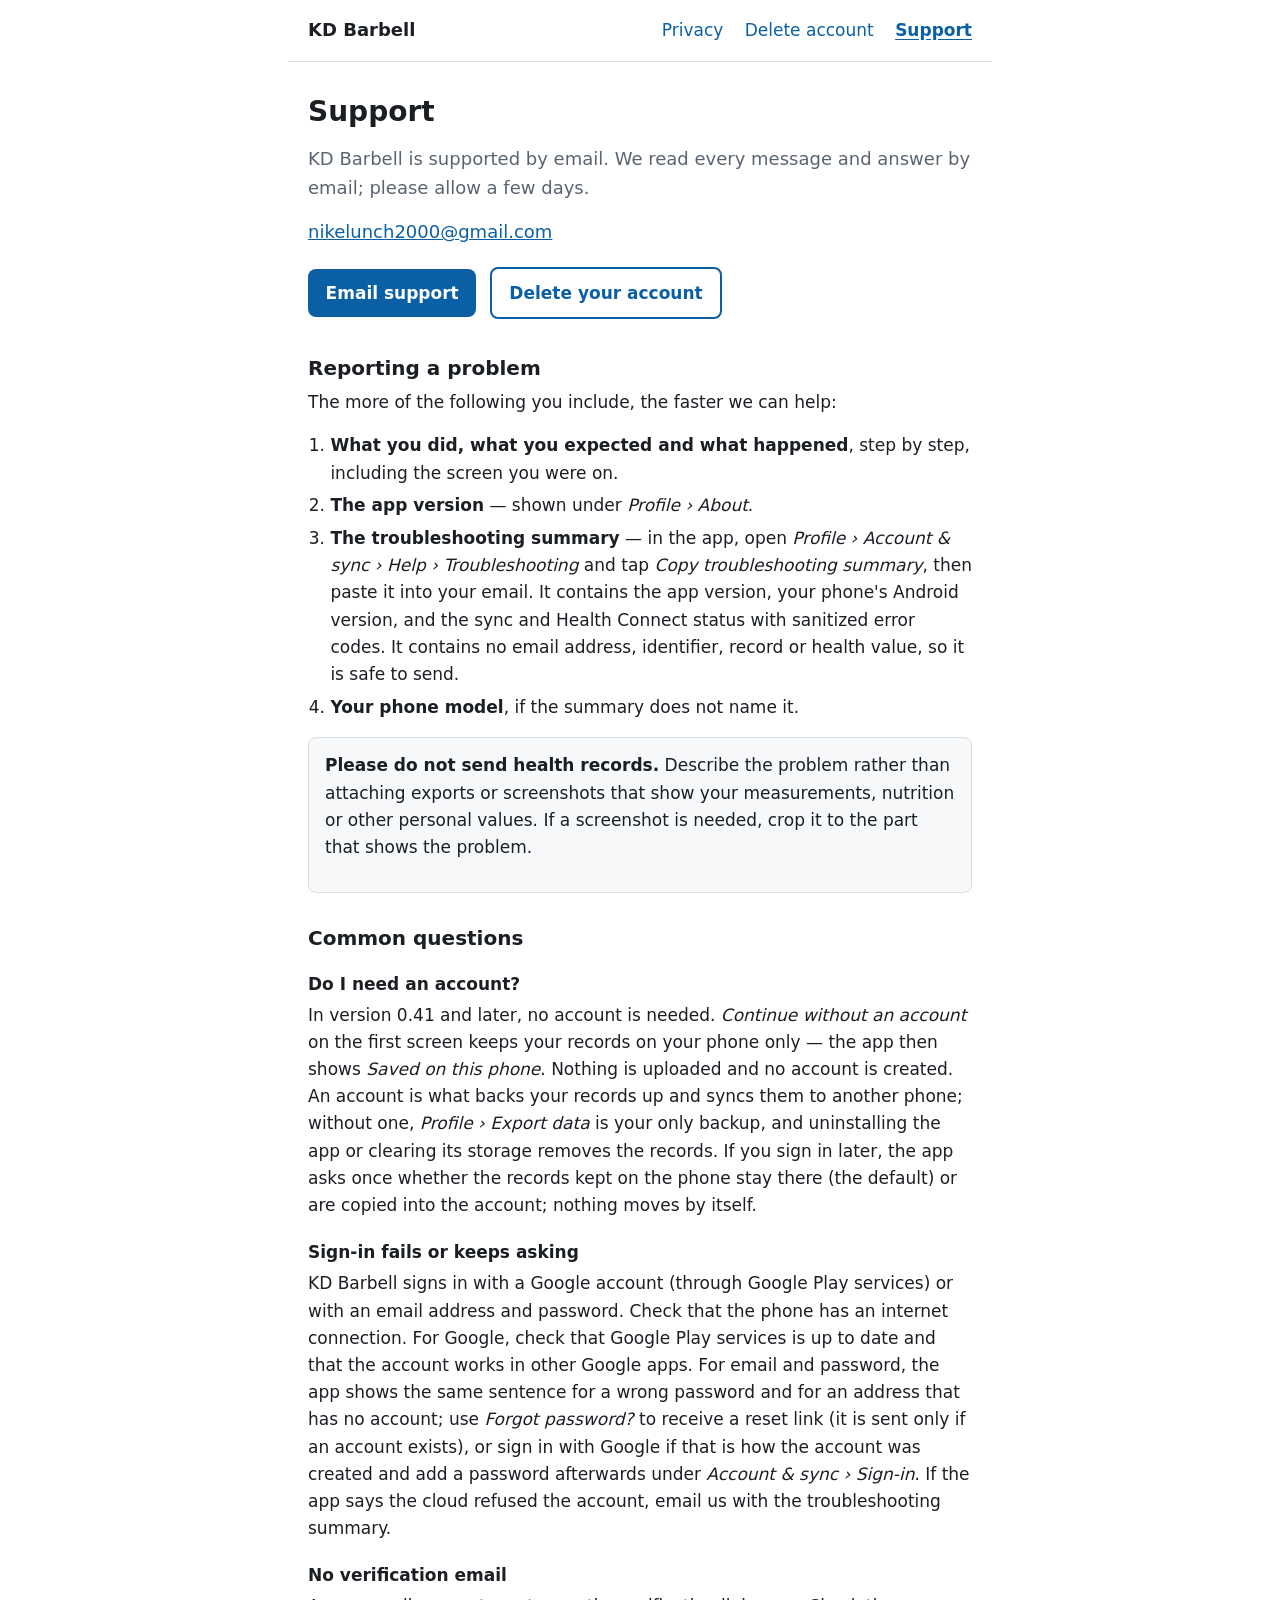
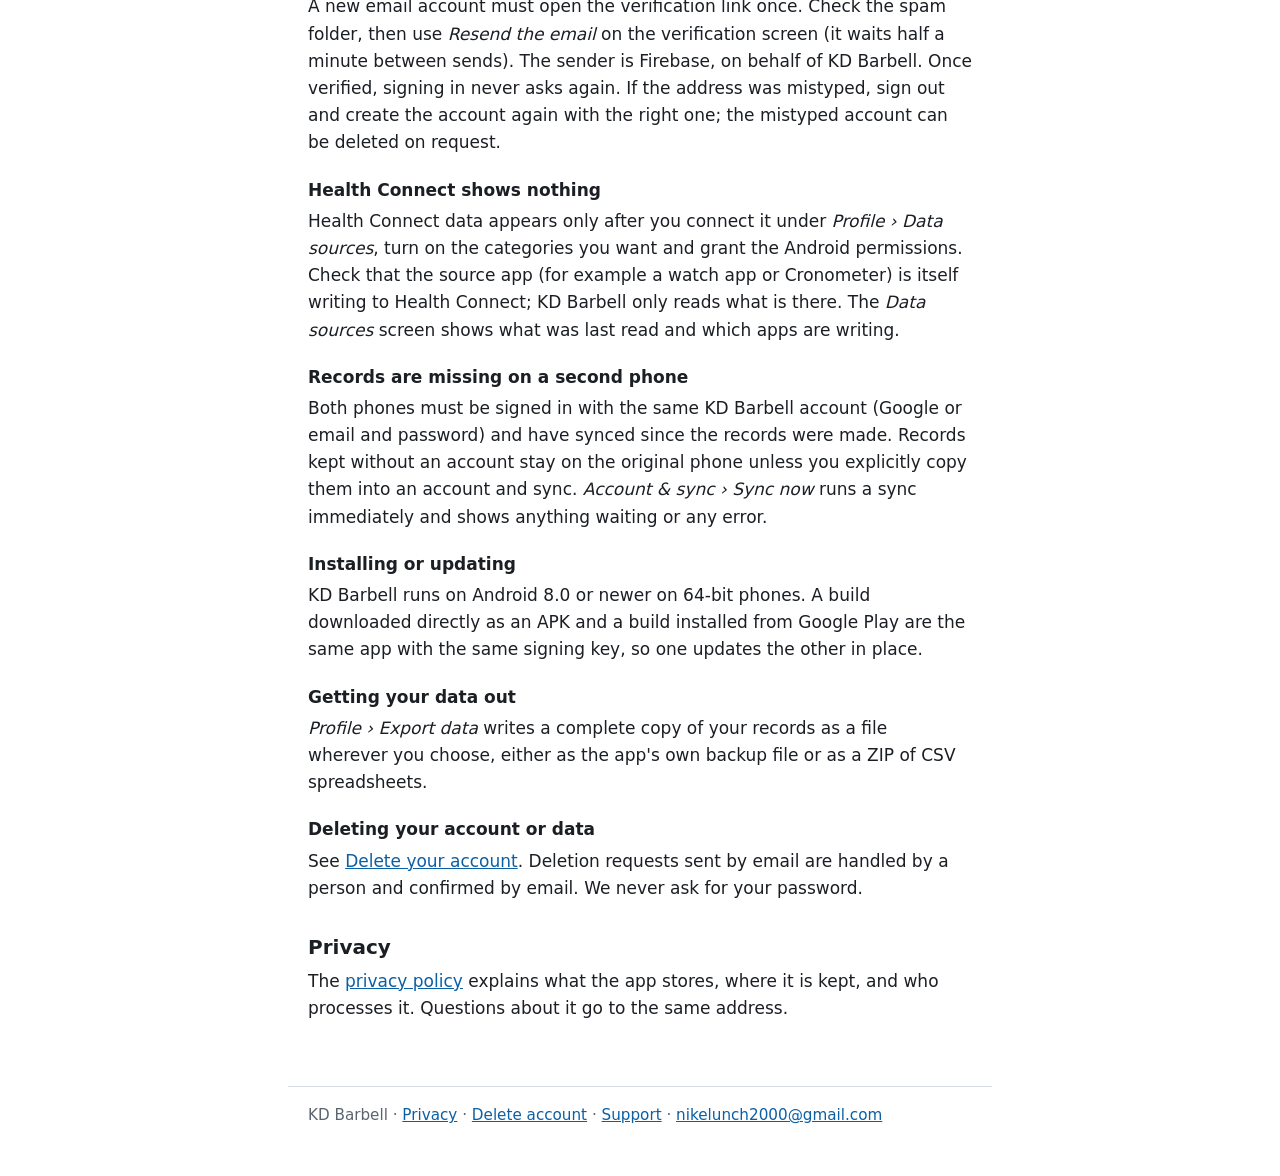
<file: support.html>
<!DOCTYPE html>
<html lang="en">
<head>
  <meta charset="utf-8">
  <meta name="viewport" content="width=device-width, initial-scale=1">
  <title>Support — KD Barbell</title>
  <meta name="description" content="How to contact KD Barbell support and what to include when reporting a problem with the Android app.">
  <link rel="stylesheet" href="styles.css">
  <link rel="icon" href="favicon.svg" type="image/svg+xml">
</head>
<body>
  <header class="site">
    <a class="brand" href="index.html">KD Barbell</a>
    <nav aria-label="Site">
      <a href="privacy.html">Privacy</a>
      <a href="delete-account.html">Delete account</a>
      <a href="support.html" aria-current="page">Support</a>
    </nav>
  </header>

  <main>
    <h1>Support</h1>
    <p class="lead">KD Barbell is supported by email. We read every message and answer by email; please allow a few days.</p>

    <p class="contact"><a href="mailto:nikelunch2000@gmail.com?subject=KD%20Barbell%20support">nikelunch2000@gmail.com</a></p>
    <p><a class="button" href="mailto:nikelunch2000@gmail.com?subject=KD%20Barbell%20support">Email support</a> <a class="button secondary" href="delete-account.html">Delete your account</a></p>

    <h2 id="report">Reporting a problem</h2>
    <p>The more of the following you include, the faster we can help:</p>
    <ol>
      <li><strong>What you did, what you expected and what happened</strong>, step by step, including the screen you were on.</li>
      <li><strong>The app version</strong> — shown under <em>Profile › About</em>.</li>
      <li><strong>The troubleshooting summary</strong> — in the app, open <em>Profile › Account &amp; sync › Help › Troubleshooting</em> and tap <em>Copy troubleshooting summary</em>, then paste it into your email. It contains the app version, your phone's Android version, and the sync and Health Connect status with sanitized error codes. It contains no email address, identifier, record or health value, so it is safe to send.</li>
      <li><strong>Your phone model</strong>, if the summary does not name it.</li>
    </ol>
    <div class="note">
      <p><strong>Please do not send health records.</strong> Describe the problem rather than attaching exports or screenshots that show your measurements, nutrition or other personal values. If a screenshot is needed, crop it to the part that shows the problem.</p>
    </div>

    <h2 id="common">Common questions</h2>
    <h3>Do I need an account?</h3>
    <p>In version 0.41 and later, no account is needed. <em>Continue without an account</em> on the first screen keeps your records on your phone only — the app then shows <em>Saved on this phone</em>. Nothing is uploaded and no account is created. An account is what backs your records up and syncs them to another phone; without one, <em>Profile › Export data</em> is your only backup, and uninstalling the app or clearing its storage removes the records. If you sign in later, the app asks once whether the records kept on the phone stay there (the default) or are copied into the account; nothing moves by itself.</p>
    <h3>Sign-in fails or keeps asking</h3>
    <p>KD Barbell signs in with a Google account (through Google Play services) or with an email address and password. Check that the phone has an internet connection. For Google, check that Google Play services is up to date and that the account works in other Google apps. For email and password, the app shows the same sentence for a wrong password and for an address that has no account; use <em>Forgot password?</em> to receive a reset link (it is sent only if an account exists), or sign in with Google if that is how the account was created and add a password afterwards under <em>Account &amp; sync › Sign-in</em>. If the app says the cloud refused the account, email us with the troubleshooting summary.</p>
    <h3>No verification email</h3>
    <p>A new email account must open the verification link once. Check the spam folder, then use <em>Resend the email</em> on the verification screen (it waits half a minute between sends). The sender is Firebase, on behalf of KD Barbell. Once verified, signing in never asks again. If the address was mistyped, sign out and create the account again with the right one; the mistyped account can be deleted on request.</p>
    <h3>Health Connect shows nothing</h3>
    <p>Health Connect data appears only after you connect it under <em>Profile › Data sources</em>, turn on the categories you want and grant the Android permissions. Check that the source app (for example a watch app or Cronometer) is itself writing to Health Connect; KD Barbell only reads what is there. The <em>Data sources</em> screen shows what was last read and which apps are writing.</p>
    <h3>Records are missing on a second phone</h3>
    <p>Both phones must be signed in with the same KD Barbell account (Google or email and password) and have synced since the records were made. Records kept without an account stay on the original phone unless you explicitly copy them into an account and sync. <em>Account &amp; sync › Sync now</em> runs a sync immediately and shows anything waiting or any error.</p>
    <h3>Installing or updating</h3>
    <p>KD Barbell runs on Android 8.0 or newer on 64-bit phones. A build downloaded directly as an APK and a build installed from Google Play are the same app with the same signing key, so one updates the other in place.</p>
    <h3>Getting your data out</h3>
    <p><em>Profile › Export data</em> writes a complete copy of your records as a file wherever you choose, either as the app's own backup file or as a ZIP of CSV spreadsheets.</p>
    <h3>Deleting your account or data</h3>
    <p>See <a href="delete-account.html">Delete your account</a>. Deletion requests sent by email are handled by a person and confirmed by email. We never ask for your password.</p>

    <h2 id="privacy">Privacy</h2>
    <p>The <a href="privacy.html">privacy policy</a> explains what the app stores, where it is kept, and who processes it. Questions about it go to the same address.</p>
  </main>

  <footer class="site">
    <p>KD Barbell · <a href="privacy.html">Privacy</a> · <a href="delete-account.html">Delete account</a> · <a href="support.html">Support</a> · <a href="mailto:nikelunch2000@gmail.com">nikelunch2000@gmail.com</a></p>
  </footer>
</body>
</html>
</file>
<file: styles.css>
/* KD Barbell website — plain CSS, no frameworks, no web fonts. */

:root {
  color-scheme: light dark;
  --bg: #ffffff;
  --fg: #1b1f24;
  --muted: #5a6470;
  --line: #d9dee4;
  --accent: #0b5fa5;
  --accent-bg: #eef5fc;
  --note-bg: #f6f8fa;
}

@media (prefers-color-scheme: dark) {
  :root {
    --bg: #0f1216;
    --fg: #e6e9ee;
    --muted: #a4adb8;
    --line: #2b323b;
    --accent: #6fb3ff;
    --accent-bg: #16202d;
    --note-bg: #161b22;
  }
}

* {
  box-sizing: border-box;
}

html {
  -webkit-text-size-adjust: 100%;
}

body {
  margin: 0;
  background: var(--bg);
  color: var(--fg);
  font-family: system-ui, -apple-system, "Segoe UI", Roboto, "Helvetica Neue", Arial, sans-serif;
  font-size: 1.0625rem;
  line-height: 1.6;
}

header.site,
main,
footer.site {
  width: 100%;
  max-width: 44rem;
  margin: 0 auto;
  padding: 0 1.25rem;
}

header.site {
  display: flex;
  flex-wrap: wrap;
  align-items: center;
  gap: 0.5rem 1.25rem;
  padding-top: 1rem;
  padding-bottom: 1rem;
  border-bottom: 1px solid var(--line);
}

header.site .brand {
  font-weight: 700;
  font-size: 1.125rem;
  text-decoration: none;
  color: var(--fg);
  margin-right: auto;
}

header.site nav a {
  color: var(--accent);
  text-decoration: none;
  margin-right: 1rem;
}

header.site nav a:last-child {
  margin-right: 0;
}

header.site nav a[aria-current="page"] {
  font-weight: 600;
  text-decoration: underline;
  text-underline-offset: 0.2em;
}

main {
  padding-top: 1.5rem;
  padding-bottom: 3rem;
}

h1 {
  font-size: 1.75rem;
  line-height: 1.25;
  margin: 0.5rem 0 1rem;
}

h2 {
  font-size: 1.25rem;
  line-height: 1.3;
  margin: 2rem 0 0.5rem;
}

h3 {
  font-size: 1.0625rem;
  margin: 1.25rem 0 0.25rem;
}

p,
ul,
ol,
table {
  margin: 0 0 1rem;
}

ul,
ol {
  padding-left: 1.4rem;
}

li {
  margin-bottom: 0.35rem;
}

a {
  color: var(--accent);
}

a:focus-visible,
button:focus-visible {
  outline: 3px solid var(--accent);
  outline-offset: 2px;
}

code {
  font-family: ui-monospace, SFMono-Regular, Menlo, Consolas, monospace;
  font-size: 0.95em;
  background: var(--note-bg);
  padding: 0.05em 0.3em;
  border-radius: 4px;
  overflow-wrap: anywhere;
}

.lead {
  font-size: 1.125rem;
  color: var(--muted);
}

.meta {
  color: var(--muted);
  font-size: 0.95rem;
}

.note {
  background: var(--note-bg);
  border: 1px solid var(--line);
  border-radius: 8px;
  padding: 0.9rem 1rem;
  margin: 1rem 0;
}

.callout {
  background: var(--accent-bg);
  border: 1px solid var(--line);
  border-left: 4px solid var(--accent);
  border-radius: 8px;
  padding: 0.9rem 1rem;
  margin: 1rem 0;
}

.contact {
  font-size: 1.125rem;
  overflow-wrap: anywhere;
}

.button {
  display: inline-block;
  background: var(--accent);
  color: #ffffff;
  text-decoration: none;
  font-weight: 600;
  padding: 0.65rem 1.1rem;
  border-radius: 8px;
  margin: 0.25rem 0.5rem 0.25rem 0;
}

.button.secondary {
  background: transparent;
  color: var(--accent);
  border: 2px solid var(--accent);
}

.cards {
  display: grid;
  gap: 1rem;
  grid-template-columns: 1fr;
  padding: 0;
  list-style: none;
}

@media (min-width: 40rem) {
  .cards {
    grid-template-columns: 1fr 1fr;
  }
}

.cards li {
  border: 1px solid var(--line);
  border-radius: 10px;
  padding: 1rem;
  margin: 0;
}

.cards li h2 {
  margin: 0 0 0.35rem;
  font-size: 1.125rem;
}

.cards li p {
  margin: 0 0 0.5rem;
  color: var(--muted);
}

table {
  width: 100%;
  border-collapse: collapse;
  font-size: 0.95rem;
}

th,
td {
  text-align: left;
  vertical-align: top;
  padding: 0.5rem 0.6rem;
  border-bottom: 1px solid var(--line);
}

th {
  font-weight: 600;
}

.table-wrap {
  overflow-x: auto;
  -webkit-overflow-scrolling: touch;
}

footer.site {
  border-top: 1px solid var(--line);
  padding-top: 1rem;
  padding-bottom: 2rem;
  color: var(--muted);
  font-size: 0.95rem;
}

footer.site a {
  color: var(--accent);
}

@media print {
  header.site nav,
  .button {
    display: none;
  }
}
</file>
